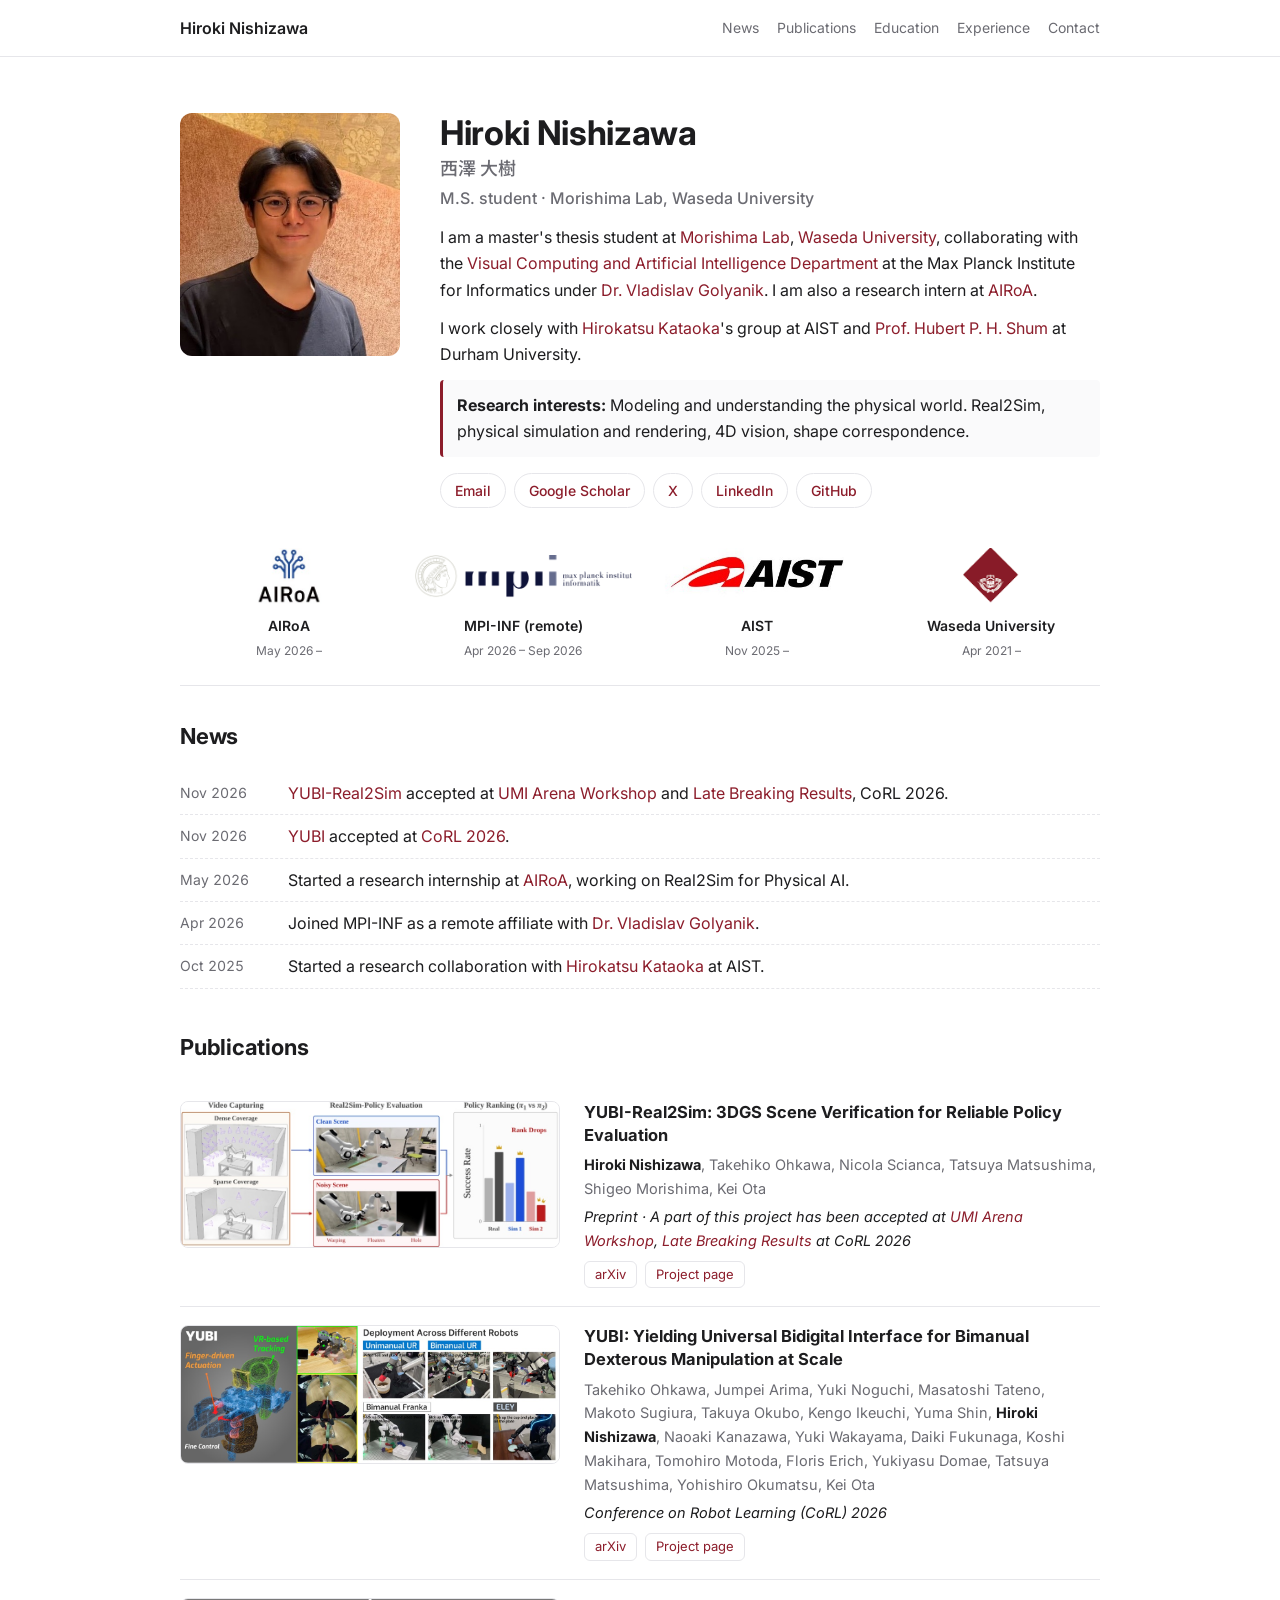
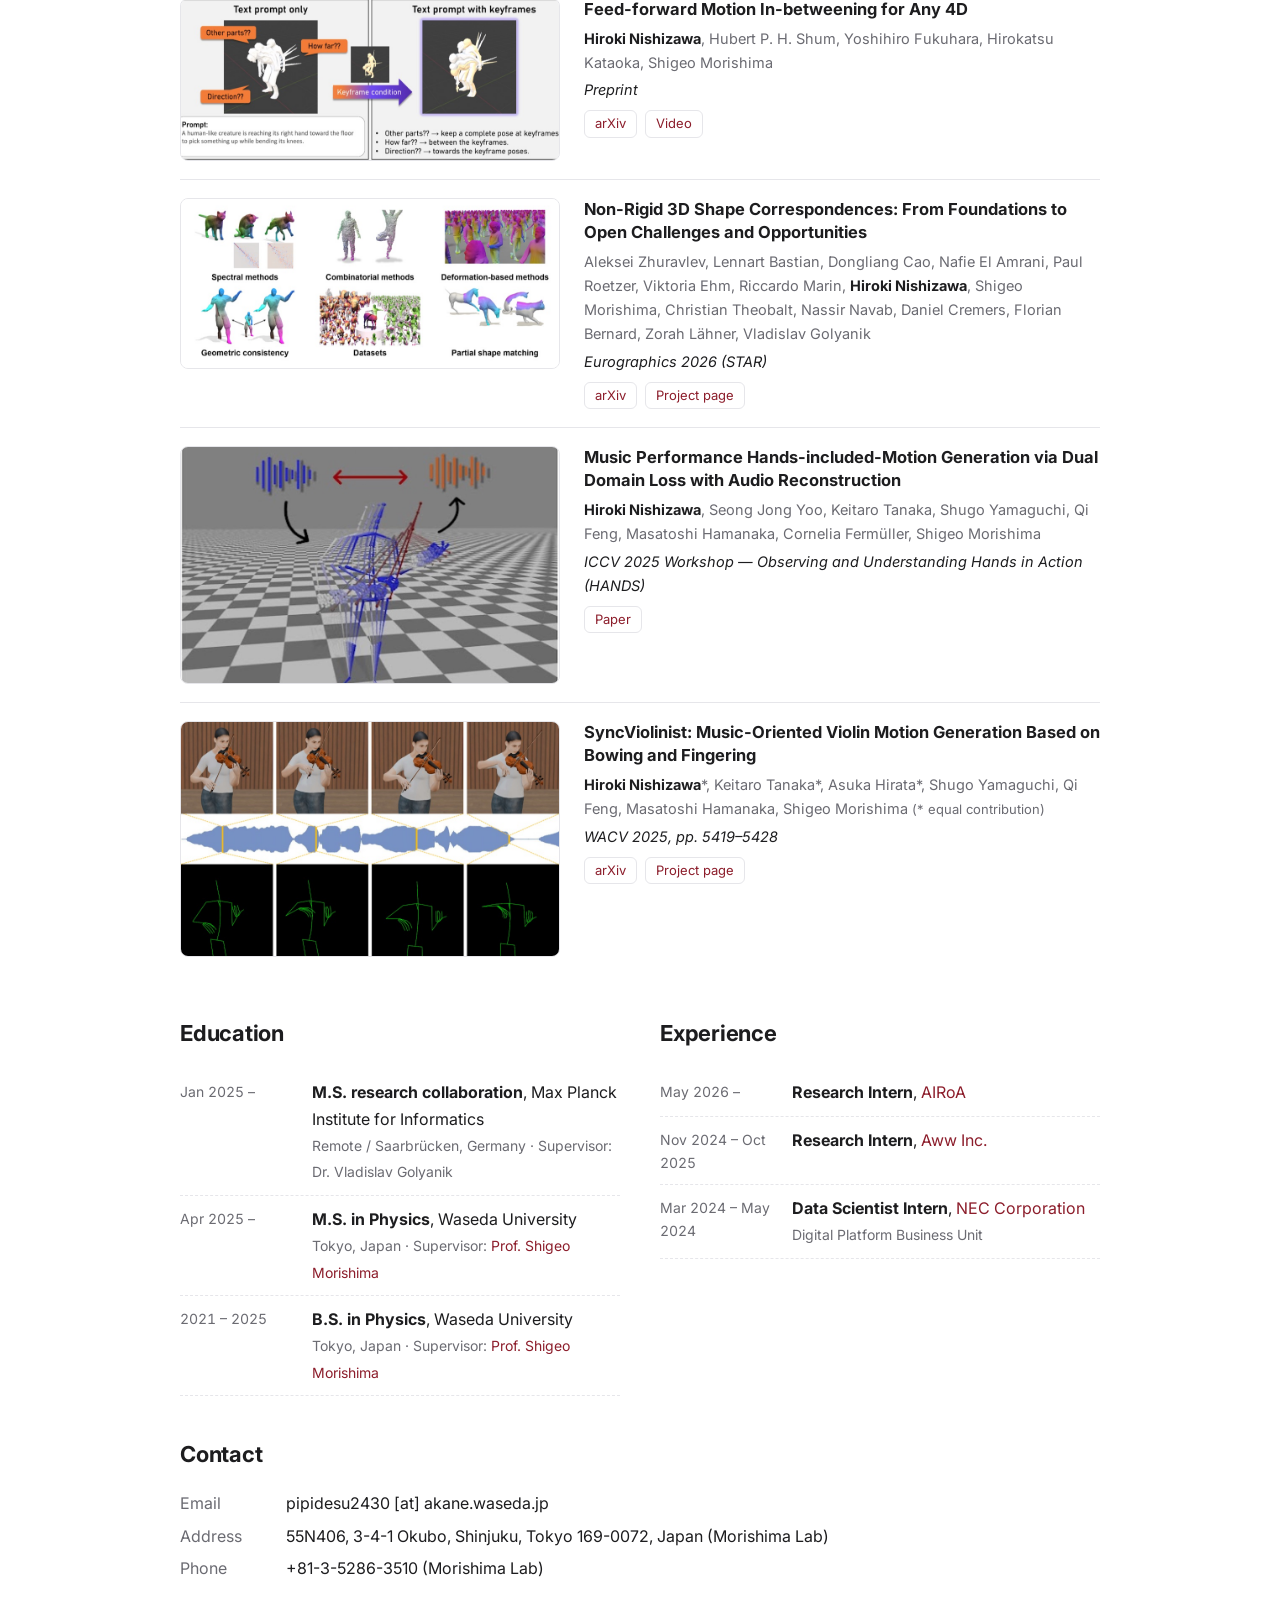
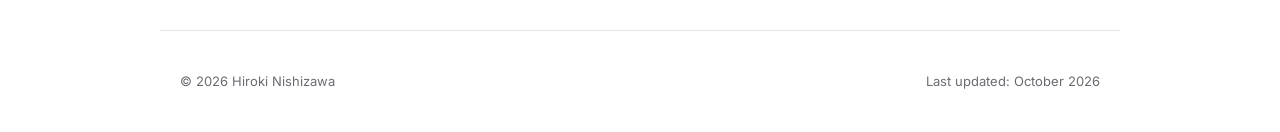
<file: index.html>
<!doctype html>
<html lang="en">
<head>
  <meta charset="utf-8">
  <meta name="viewport" content="width=device-width, initial-scale=1">
  <title>Hiroki Nishizawa (西澤大樹) | Waseda University</title>
  <meta name="author" content="Hiroki Nishizawa">
  <meta name="robots" content="index, follow">
  <meta name="description" content="Hiroki Nishizawa (西澤大樹) — M.S. student at Morishima Lab, Waseda University. Research on modeling and understanding the physical world: Real2Sim, physical simulation and rendering, 4D vision, shape correspondence.">
  <link rel="canonical" href="https://hirotin.github.io/">
  <meta property="og:type" content="profile">
  <meta property="og:title" content="Hiroki Nishizawa (西澤大樹)">
  <meta property="og:description" content="M.S. student at Waseda University. Real2Sim, physical simulation and rendering, 4D vision, shape correspondence.">
  <meta property="og:url" content="https://hirotin.github.io/">
  <meta property="og:image" content="https://hirotin.github.io/assets/profile.jpg">
  <link rel="preconnect" href="https://fonts.googleapis.com">
  <link rel="preconnect" href="https://fonts.gstatic.com" crossorigin>
  <link href="https://fonts.googleapis.com/css2?family=Inter:wght@400;500;600;700&family=Noto+Sans+JP:wght@400;500&display=swap" rel="stylesheet">
  <link rel="stylesheet" href="styles.css">
  <script type="application/ld+json">
  {
    "@context": "https://schema.org",
    "@type": "Person",
    "name": "Hiroki Nishizawa",
    "alternateName": ["西澤大樹", "西澤 大樹"],
    "url": "https://hirotin.github.io/",
    "image": "https://hirotin.github.io/assets/profile.jpg",
    "jobTitle": "M.S. student",
    "affiliation": [
      {"@type": "CollegeOrUniversity", "name": "Waseda University"},
      {"@type": "Organization", "name": "AIRoA"}
    ],
    "alumniOf": {"@type": "CollegeOrUniversity", "name": "Waseda University"},
    "knowsAbout": ["Real2Sim", "Physical simulation", "Rendering", "4D vision", "Shape correspondence", "Robot learning"],
    "sameAs": [
      "https://scholar.google.com/citations?user=h3WAqssAAAAJ",
      "https://github.com/Hirotin",
      "https://www.linkedin.com/in/hiroki-nishizawa-4777b7271/",
      "https://x.com/hiro89264054",
      "https://sites.google.com/view/hiroki-nishizawa/"
    ]
  }
  </script>
</head>
<body>
<header class="topbar">
  <div class="container topbar-inner">
    <a class="brand" href="#top">Hiroki Nishizawa</a>
    <nav>
      <a href="#news">News</a>
      <a href="#publications">Publications</a>
      <a href="#education">Education</a>
      <a href="#experience">Experience</a>
      <a href="#contact">Contact</a>
    </nav>
  </div>
</header>

<main id="top" class="container">
  <section class="hero">
    <img class="avatar" src="assets/profile.jpg" alt="Portrait of Hiroki Nishizawa" width="240" height="265">
    <div>
      <h1>Hiroki Nishizawa <span class="ja">西澤 大樹</span></h1>
      <p class="role">M.S. student · Morishima Lab, Waseda University</p>
      <p>
        I am a master's thesis student at <a href="https://morishima-lab.jp/">Morishima Lab</a>,
        <a href="https://www.ase.sci.waseda.ac.jp/english/departments/">Waseda University</a>,
        collaborating with the <a href="https://www.mpi-inf.mpg.de/departments/visual-computing-and-artificial-intelligence">Visual Computing and Artificial Intelligence Department</a>
        at the Max Planck Institute for Informatics under <a href="https://4dqv.mpi-inf.mpg.de/">Dr. Vladislav Golyanik</a>.
        I am also a research intern at <a href="https://www.airoa.org/">AIRoA</a>.
      </p>
      <p>
        I work closely with <a href="https://hirokatsukataoka.net/jp/">Hirokatsu Kataoka</a>'s group at AIST and
        <a href="https://www.durham.ac.uk/staff/hubert-shum/">Prof. Hubert P. H. Shum</a> at Durham University.
      </p>
      <p class="interests"><strong>Research interests:</strong> Modeling and understanding the physical world. Real2Sim, physical simulation and rendering, 4D vision, shape correspondence.</p>
      <ul class="links">
        <li><a href="mailto:pipidesu2430@akane.waseda.jp">Email</a></li>
        <li><a href="https://scholar.google.com/citations?user=h3WAqssAAAAJ">Google Scholar</a></li>
        <li><a href="https://x.com/hiro89264054">X</a></li>
        <li><a href="https://www.linkedin.com/in/hiroki-nishizawa-4777b7271/">LinkedIn</a></li>
        <li><a href="https://github.com/Hirotin">GitHub</a></li>
      </ul>
    </div>
  </section>

  <section class="affiliations" aria-label="Affiliations">
    <a href="https://www.airoa.org/"><img src="assets/logo-airoa.png" alt="AIRoA"><span>AIRoA</span><small>May 2026 –</small></a>
    <a href="https://www.mpi-inf.mpg.de/home"><img src="assets/logo-mpi.png" alt="Max Planck Institute for Informatics"><span>MPI-INF (remote)</span><small>Apr 2026 – Sep 2026</small></a>
    <a href="https://www.aist.go.jp/"><img src="assets/logo-aist.png" alt="AIST"><span>AIST</span><small>Nov 2025 –</small></a>
    <a href="https://www.waseda.jp/"><img src="assets/logo-waseda.png" alt="Waseda University"><span>Waseda University</span><small>Apr 2021 –</small></a>
  </section>

  <section id="news">
    <h2>News</h2>
    <ul class="news">
      <li><time>Nov 2026</time><span><a href="https://research.airoa.io/publications/yubi-real2sim/">YUBI-Real2Sim</a> accepted at <a href="https://umi-arena.airoa.io/">UMI Arena Workshop</a> and <a href="https://www.corl.org/program/late-breaking-results">Late Breaking Results</a>, CoRL 2026.</span></li>
      <li><time>Nov 2026</time><span><a href="https://yubi.airoa.io/">YUBI</a> accepted at <a href="https://2026.corl.org/">CoRL 2026</a>.</span></li>
      <li><time>May 2026</time><span>Started a research internship at <a href="https://www.airoa.org/">AIRoA</a>, working on Real2Sim for Physical AI.</span></li>
      <li><time>Apr 2026</time><span>Joined MPI-INF as a remote affiliate with <a href="https://4dqv.mpi-inf.mpg.de/">Dr. Vladislav Golyanik</a>.</span></li>
      <li><time>Oct 2025</time><span>Started a research collaboration with <a href="https://hirokatsukataoka.net/jp/">Hirokatsu Kataoka</a> at AIST.</span></li>
    </ul>
  </section>

  <section id="publications">
    <h2>Publications</h2>

    <article class="pub">
      <a class="fig" href="https://research.airoa.io/publications/yubi-real2sim/"><img src="assets/yubi-real2sim.jpg" alt="YUBI-Real2Sim overview" loading="lazy"></a>
      <div>
        <h3><a href="https://arxiv.org/abs/2610.17521">YUBI-Real2Sim: 3DGS Scene Verification for Reliable Policy Evaluation</a></h3>
        <p class="authors"><b>Hiroki Nishizawa</b>, Takehiko Ohkawa, Nicola Scianca, Tatsuya Matsushima, Shigeo Morishima, Kei Ota</p>
        <p class="venue">Preprint · A part of this project has been accepted at <a href="https://umi-arena.airoa.io/">UMI Arena Workshop</a>, <a href="https://www.corl.org/program/late-breaking-results">Late Breaking Results</a> at CoRL 2026</p>
        <p class="tags"><a href="https://arxiv.org/abs/2610.17521">arXiv</a><a href="https://research.airoa.io/publications/yubi-real2sim/">Project page</a></p>
      </div>
    </article>

    <article class="pub">
      <a class="fig" href="https://yubi.airoa.io/"><img src="assets/yubi.jpg" alt="YUBI finger-aligned gripper and deployment across robots" loading="lazy"></a>
      <div>
        <h3><a href="https://arxiv.org/abs/2606.10244">YUBI: Yielding Universal Bidigital Interface for Bimanual Dexterous Manipulation at Scale</a></h3>
        <p class="authors">Takehiko Ohkawa, Jumpei Arima, Yuki Noguchi, Masatoshi Tateno, Makoto Sugiura, Takuya Okubo, Kengo Ikeuchi, Yuma Shin, <b>Hiroki Nishizawa</b>, Naoaki Kanazawa, Yuki Wakayama, Daiki Fukunaga, Koshi Makihara, Tomohiro Motoda, Floris Erich, Yukiyasu Domae, Tatsuya Matsushima, Yohishiro Okumatsu, Kei Ota</p>
        <p class="venue">Conference on Robot Learning (CoRL) 2026</p>
        <p class="tags"><a href="https://arxiv.org/abs/2606.10244">arXiv</a><a href="https://yubi.airoa.io/">Project page</a></p>
      </div>
    </article>

    <article class="pub">
      <a class="fig" href="http://arxiv.org/abs/2606.22131"><img src="assets/any4d-inbetweening.jpg" alt="Motion in-betweening with keyframes" loading="lazy"></a>
      <div>
        <h3><a href="http://arxiv.org/abs/2606.22131">Feed-forward Motion In-betweening for Any 4D</a></h3>
        <p class="authors"><b>Hiroki Nishizawa</b>, Hubert P. H. Shum, Yoshihiro Fukuhara, Hirokatsu Kataoka, Shigeo Morishima</p>
        <p class="venue">Preprint</p>
        <p class="tags"><a href="http://arxiv.org/abs/2606.22131">arXiv</a><a href="https://youtu.be/jZAjPUtSq38">Video</a></p>
      </div>
    </article>

    <article class="pub">
      <a class="fig" href="https://nonrigid-shape-correspondences.github.io/"><img src="assets/shape-correspondence-star.jpg" alt="Overview of non-rigid shape correspondence methods" loading="lazy"></a>
      <div>
        <h3><a href="https://arxiv.org/abs/2604.01274">Non-Rigid 3D Shape Correspondences: From Foundations to Open Challenges and Opportunities</a></h3>
        <p class="authors">Aleksei Zhuravlev, Lennart Bastian, Dongliang Cao, Nafie El Amrani, Paul Roetzer, Viktoria Ehm, Riccardo Marin, <b>Hiroki Nishizawa</b>, Shigeo Morishima, Christian Theobalt, Nassir Navab, Daniel Cremers, Florian Bernard, Zorah Lähner, Vladislav Golyanik</p>
        <p class="venue">Eurographics 2026 (STAR)</p>
        <p class="tags"><a href="https://arxiv.org/abs/2604.01274">arXiv</a><a href="https://nonrigid-shape-correspondences.github.io/">Project page</a></p>
      </div>
    </article>

    <article class="pub">
      <a class="fig" href="https://hands-workshop.org/files/2025/Music.pdf"><img src="assets/music-hands.jpg" alt="Audio-driven hand motion generation" loading="lazy"></a>
      <div>
        <h3><a href="https://hands-workshop.org/files/2025/Music.pdf">Music Performance Hands-included-Motion Generation via Dual Domain Loss with Audio Reconstruction</a></h3>
        <p class="authors"><b>Hiroki Nishizawa</b>, Seong Jong Yoo, Keitaro Tanaka, Shugo Yamaguchi, Qi Feng, Masatoshi Hamanaka, Cornelia Fermüller, Shigeo Morishima</p>
        <p class="venue">ICCV 2025 Workshop — Observing and Understanding Hands in Action (HANDS)</p>
        <p class="tags"><a href="https://hands-workshop.org/files/2025/Music.pdf">Paper</a></p>
      </div>
    </article>

    <article class="pub">
      <a class="fig" href="https://github.com/Kakanat/SyncViolinist"><img src="assets/syncviolinist.jpg" alt="SyncViolinist generated violin motion" loading="lazy"></a>
      <div>
        <h3><a href="https://arxiv.org/abs/2412.08343">SyncViolinist: Music-Oriented Violin Motion Generation Based on Bowing and Fingering</a></h3>
        <p class="authors"><b>Hiroki Nishizawa</b>*, Keitaro Tanaka*, Asuka Hirata*, Shugo Yamaguchi, Qi Feng, Masatoshi Hamanaka, Shigeo Morishima <span class="note">(* equal contribution)</span></p>
        <p class="venue">WACV 2025, pp. 5419–5428</p>
        <p class="tags"><a href="https://arxiv.org/abs/2412.08343">arXiv</a><a href="https://github.com/Kakanat/SyncViolinist">Project page</a></p>
      </div>
    </article>
  </section>

  <div class="two-col">
    <section id="education">
      <h2>Education</h2>
      <ul class="timeline">
        <li><time>Jan 2025 –</time><div><b>M.S. research collaboration</b>, Max Planck Institute for Informatics<br><span class="muted">Remote / Saarbrücken, Germany · Supervisor: Dr. Vladislav Golyanik</span></div></li>
        <li><time>Apr 2025 –</time><div><b>M.S. in Physics</b>, Waseda University<br><span class="muted">Tokyo, Japan · Supervisor: <a href="https://morishima-lab.jp/members?lang=en">Prof. Shigeo Morishima</a></span></div></li>
        <li><time>2021 – 2025</time><div><b>B.S. in Physics</b>, Waseda University<br><span class="muted">Tokyo, Japan · Supervisor: <a href="https://morishima-lab.jp/members?lang=en">Prof. Shigeo Morishima</a></span></div></li>
      </ul>
    </section>

    <section id="experience">
      <h2>Experience</h2>
      <ul class="timeline">
        <li><time>May 2026 –</time><div><b>Research Intern</b>, <a href="https://www.airoa.org/">AIRoA</a></div></li>
        <li><time>Nov 2024 – Oct 2025</time><div><b>Research Intern</b>, <a href="https://aww.tokyo/">Aww Inc.</a></div></li>
        <li><time>Mar 2024 – May 2024</time><div><b>Data Scientist Intern</b>, <a href="https://jpn.nec.com/">NEC Corporation</a><br><span class="muted">Digital Platform Business Unit</span></div></li>
      </ul>
    </section>
  </div>

  <section id="contact">
    <h2>Contact</h2>
    <dl class="contact">
      <dt>Email</dt><dd>pipidesu2430 [at] akane.waseda.jp</dd>
      <dt>Address</dt><dd>55N406, 3-4-1 Okubo, Shinjuku, Tokyo 169-0072, Japan (Morishima Lab)</dd>
      <dt>Phone</dt><dd>+81-3-5286-3510 (Morishima Lab)</dd>
    </dl>
  </section>
</main>

<footer class="container footer">
  <span>© 2026 Hiroki Nishizawa</span>
  <span>Last updated: October 2026</span>
</footer>
</body>
</html>
</file>
<file: styles.css>
:root {
  --bg: #ffffff;
  --fg: #1d1d1f;
  --muted: #6b6b72;
  --line: #e6e6ea;
  --accent: #8c1d2b;
  --card: #fafafb;
}
@media (prefers-color-scheme: dark) {
  :root {
    --bg: #121214;
    --fg: #ececf0;
    --muted: #9a9aa3;
    --line: #2a2a30;
    --accent: #e0707e;
    --card: #1a1a1e;
  }
  .affiliations img { background: #fff; border-radius: 6px; padding: 4px; }
}

* { box-sizing: border-box; }
html { scroll-behavior: smooth; scroll-padding-top: 72px; }
@media (prefers-reduced-motion: reduce) { html { scroll-behavior: auto; } }
body {
  margin: 0;
  background: var(--bg);
  color: var(--fg);
  font: 16px/1.65 "Inter", "Noto Sans JP", system-ui, sans-serif;
  -webkit-font-smoothing: antialiased;
}
a { color: var(--accent); text-decoration: none; }
a:hover { text-decoration: underline; }
.container { max-width: 960px; margin: 0 auto; padding: 0 20px; }

.topbar {
  position: sticky; top: 0; z-index: 10;
  background: color-mix(in srgb, var(--bg) 88%, transparent);
  backdrop-filter: blur(8px);
  border-bottom: 1px solid var(--line);
}
.topbar-inner { display: flex; align-items: center; justify-content: space-between; height: 56px; gap: 16px; }
.brand { color: var(--fg); font-weight: 600; }
.topbar nav { display: flex; gap: 18px; font-size: 14px; overflow-x: auto; }
.topbar nav a { color: var(--muted); white-space: nowrap; }
.topbar nav a:hover { color: var(--fg); text-decoration: none; }

.hero { display: grid; grid-template-columns: 220px 1fr; gap: 40px; padding: 56px 0 32px; align-items: start; }
.avatar { width: 220px; height: auto; border-radius: 12px; object-fit: cover; }
h1 { font-size: 34px; line-height: 1.2; margin: 0 0 6px; letter-spacing: -0.01em; }
h1 .ja { display: block; font-size: 18px; font-weight: 500; color: var(--muted); margin-top: 4px; }
.role { color: var(--muted); margin: 0 0 16px; font-weight: 500; }
.hero p { margin: 0 0 12px; }
.interests { padding: 12px 14px; background: var(--card); border-left: 3px solid var(--accent); border-radius: 4px; }
.links { list-style: none; padding: 0; margin: 16px 0 0; display: flex; flex-wrap: wrap; gap: 8px; }
.links a { display: inline-block; padding: 5px 14px; border: 1px solid var(--line); border-radius: 999px; font-size: 14px; font-weight: 500; }
.links a:hover { border-color: var(--accent); text-decoration: none; }

.affiliations { display: grid; grid-template-columns: repeat(4, 1fr); gap: 16px; padding: 8px 0 24px; border-bottom: 1px solid var(--line); }
.affiliations a { display: flex; flex-direction: column; align-items: center; text-align: center; color: var(--fg); gap: 4px; }
.affiliations a:hover { text-decoration: none; }
.affiliations img { height: 56px; width: 100%; object-fit: contain; }
.affiliations span { font-size: 14px; font-weight: 600; margin-top: 6px; }
.affiliations small { font-size: 12px; color: var(--muted); }

section { padding: 32px 0 8px; }
h2 { font-size: 22px; margin: 0 0 18px; letter-spacing: -0.01em; }

.news { list-style: none; padding: 0; margin: 0; }
.news li { display: grid; grid-template-columns: 96px 1fr; gap: 12px; padding: 8px 0; border-bottom: 1px dashed var(--line); }
.news time, .timeline time { color: var(--muted); font-size: 14px; font-variant-numeric: tabular-nums; padding-top: 1px; }

.pub { display: grid; grid-template-columns: 380px 1fr; align-items: start; gap: 24px; padding: 18px 0; border-bottom: 1px solid var(--line); }
.pub:last-child { border-bottom: 0; }
.pub .fig { display: block; }
.pub img { display: block; width: 100%; height: auto; border-radius: 8px; border: 1px solid var(--line); background: #fff; }
.pub h3 { font-size: 16.5px; line-height: 1.4; margin: 0 0 6px; }
.pub h3 a { color: var(--fg); }
.pub h3 a:hover { color: var(--accent); }
.authors { margin: 0 0 4px; font-size: 14.5px; color: var(--muted); }
.authors b { color: var(--fg); }
.note { font-size: 13px; }
.venue { margin: 0 0 8px; font-size: 14.5px; font-style: italic; }
.tags { margin: 0; display: flex; gap: 8px; flex-wrap: wrap; }
.tags a { font-size: 13px; padding: 2px 10px; border: 1px solid var(--line); border-radius: 6px; }
.tags a:hover { border-color: var(--accent); text-decoration: none; }

.two-col { display: grid; grid-template-columns: 1fr 1fr; gap: 40px; }
.timeline { list-style: none; padding: 0; margin: 0; }
.timeline li { display: grid; grid-template-columns: 120px 1fr; gap: 12px; padding: 10px 0; border-bottom: 1px dashed var(--line); }
.muted { color: var(--muted); font-size: 14px; }

.contact { display: grid; grid-template-columns: 90px 1fr; gap: 6px 16px; margin: 0; }
.contact dt { color: var(--muted); }
.contact dd { margin: 0; }

.footer { display: flex; justify-content: space-between; padding: 40px 20px; color: var(--muted); font-size: 13px; border-top: 1px solid var(--line); margin-top: 40px; }

@media (max-width: 760px) {
  .topbar nav { display: none; }
  .hero { grid-template-columns: 1fr; gap: 20px; padding-top: 32px; }
  .avatar { width: 160px; }
  .affiliations { grid-template-columns: repeat(2, 1fr); }
  .pub { grid-template-columns: 1fr; gap: 12px; }
  .pub img { width: 100%; }
  .two-col { grid-template-columns: 1fr; gap: 0; }
  .timeline li { grid-template-columns: 1fr; gap: 2px; }
  .news li { grid-template-columns: 1fr; gap: 2px; }
  .contact { grid-template-columns: 1fr; }
  .contact dd { margin-bottom: 8px; }
  .footer { flex-direction: column; gap: 4px; }
}
</file>
